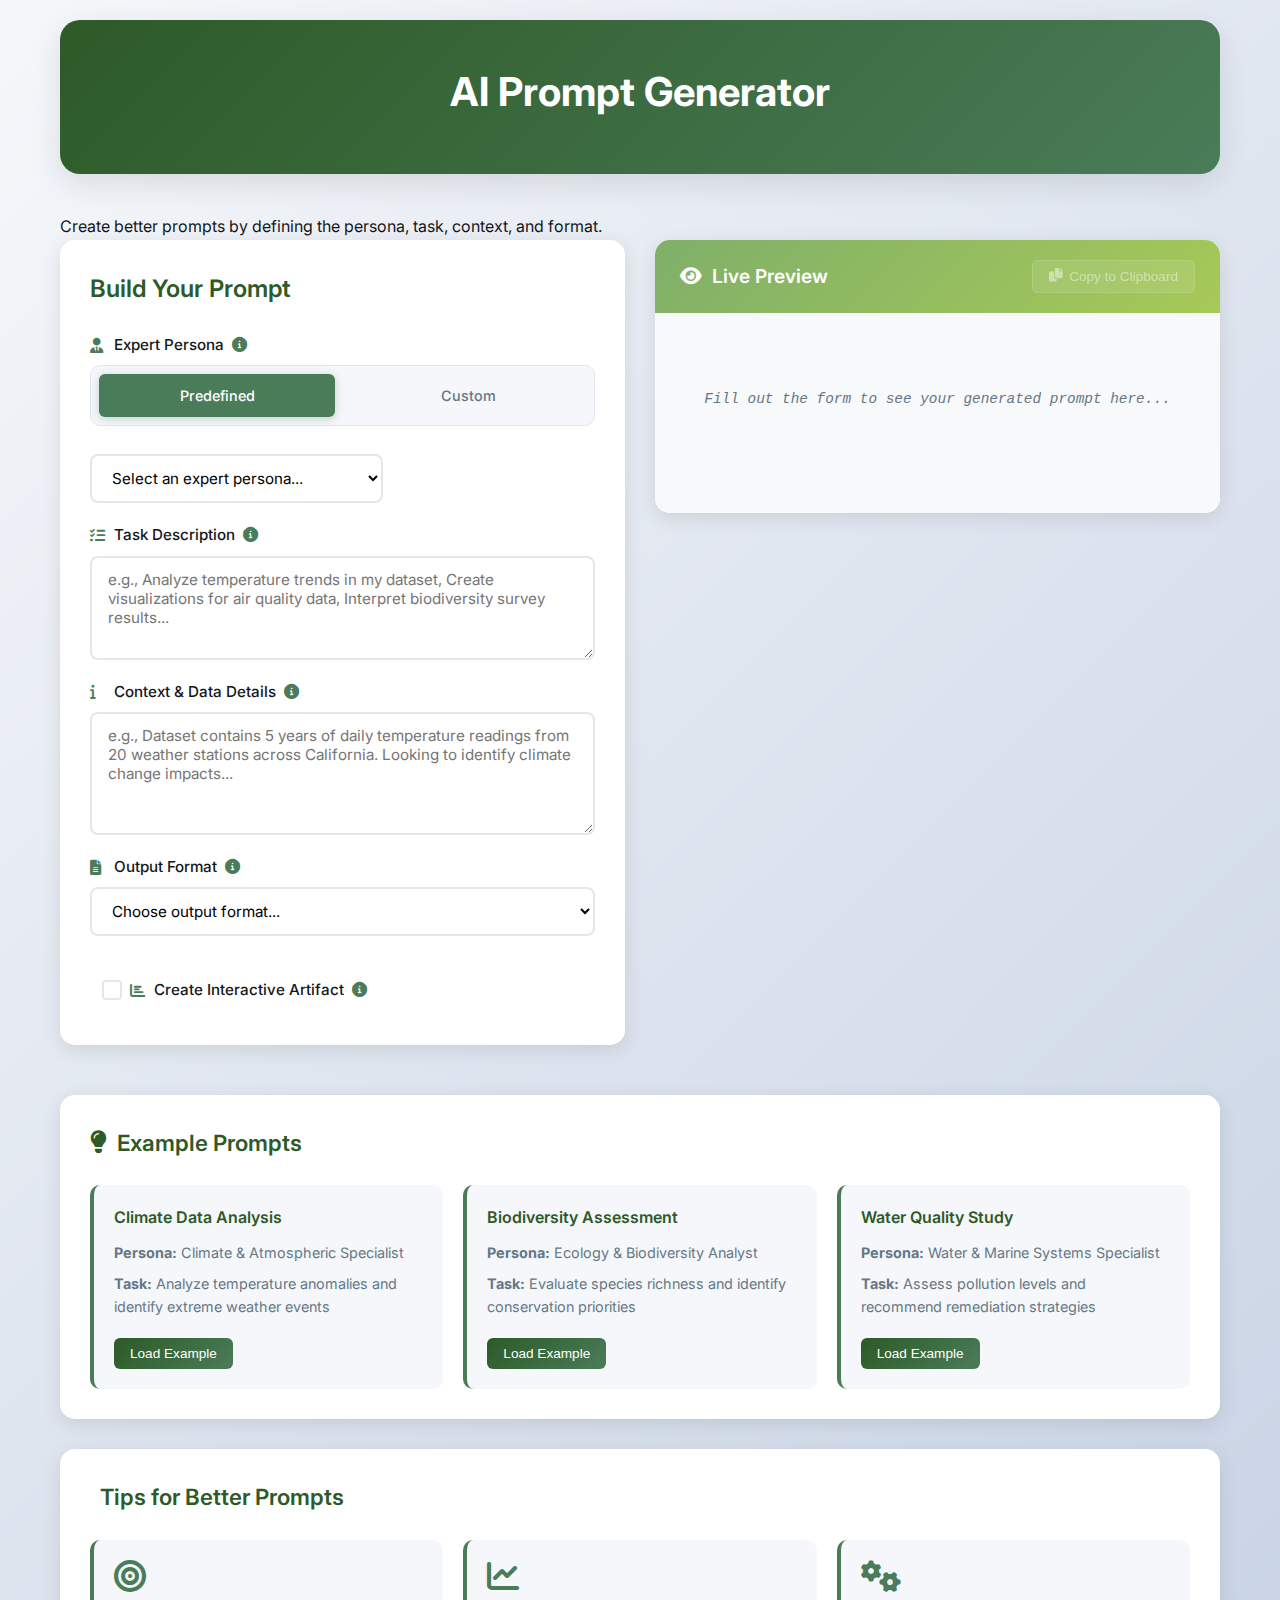
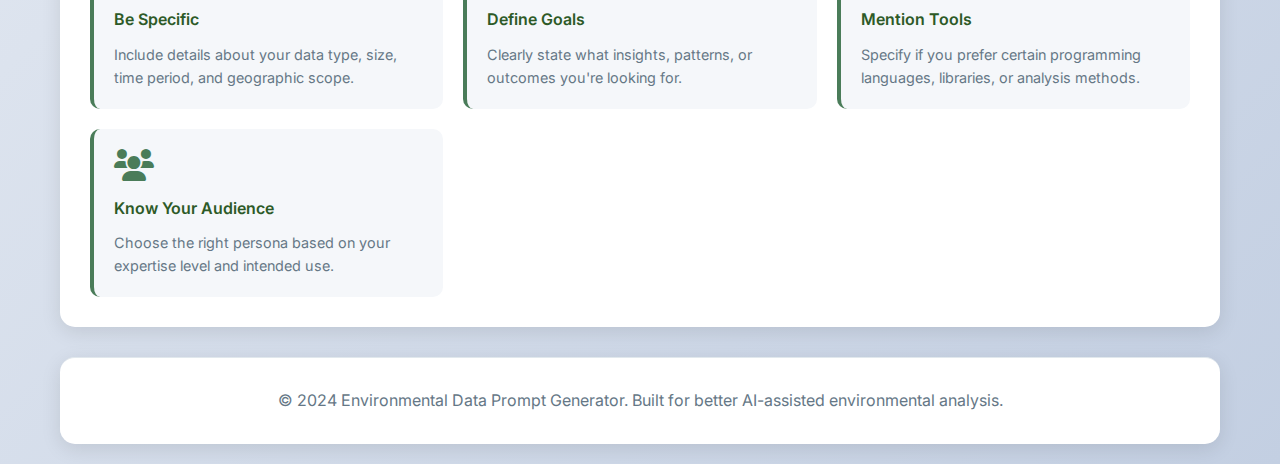
<file: index.html>
<!DOCTYPE html>
<html lang="en">
<head>
    <meta charset="UTF-8">
    <meta name="viewport" content="width=device-width, initial-scale=1.0">
    <title>Environmental Data Prompt Generator</title>
    <link rel="stylesheet" href="styles.css">
    <link href="https://fonts.googleapis.com/css2?family=Inter:wght@300;400;500;600;700&display=swap" rel="stylesheet">
    <link rel="stylesheet" href="https://cdnjs.cloudflare.com/ajax/libs/font-awesome/6.0.0/css/all.min.css">
</head>
<body>
    <div class="container">
        <header class="header">
            <h1>AI Prompt Generator</h1>
        </header>

        <section class="explanation-section">
            <p class="explanation-text">
                Create better prompts by defining the persona, task, context, and format.
            </p>
        </section>

        <main class="main-content">
            <div class="form-section">
                <h2>Build Your Prompt</h2>
                
                <form id="promptForm" class="prompt-form">
                    <div class="form-group">
                        <label for="personaType">
                            <i class="fas fa-user-tie"></i> Expert Persona
                            <span class="tooltip" data-tooltip="Choose between predefined expert personas or create your own custom persona">
                                <i class="fas fa-info-circle"></i>
                            </span>
                        </label>
                        
                        <div class="persona-toggle">
                            <label class="toggle-option">
                                <input type="radio" name="personaType" value="predefined" checked>
                                <span class="toggle-label">Predefined</span>
                            </label>
                            <label class="toggle-option">
                                <input type="radio" name="personaType" value="custom">
                                <span class="toggle-label">Custom</span>
                            </label>
                        </div>

                        <div id="predefinedPersonaSection" class="persona-section active">
                            <select id="persona" name="persona" required>
                                <option value="">Select an expert persona...</option>
                                <option value="Environmental Data Scientist" data-description="Expert in statistical analysis, modeling, and interpretation of all types of environmental datasets">Environmental Data Scientist</option>
                                <option value="Climate & Atmospheric Specialist" data-description="Expert in climate data, weather patterns, air quality, and atmospheric analysis">Climate & Atmospheric Specialist</option>
                                <option value="Ecology & Biodiversity Analyst" data-description="Specialist in species data, ecosystem analysis, and biodiversity assessment">Ecology & Biodiversity Analyst</option>
                                <option value="Environmental Policy & Sustainability Advisor" data-description="Translates environmental data into policy recommendations and sustainability strategies">Policy & Sustainability Advisor</option>
                                <option value="Water & Marine Systems Specialist" data-description="Expert in hydrology, water quality, oceanography, and aquatic ecosystem data">Water & Marine Specialist</option>
                                <option value="Student/Researcher" data-description="Learning environmental science with guidance on data analysis and interpretation techniques">Student/Researcher</option>
                                <option value="General Public/Citizen" data-description="Non-expert seeking clear, accessible explanations of environmental data and its implications">General Public/Citizen</option>
                            </select>
                            <div id="personaDescription" class="persona-description"></div>
                        </div>

                        <div id="customPersonaSection" class="persona-section">
                            <div class="input-group">
                                <label for="customPersonaDescription">
                                    <i class="fas fa-user"></i> Custom Persona Description
                                    <span class="tooltip" data-tooltip="Describe the expert persona you want the AI to act as, including their expertise and background">
                                        <i class="fas fa-info-circle"></i>
                                    </span>
                                </label>
                                <textarea id="customPersonaDescription" name="customPersonaDescription" placeholder="e.g., Marine Biology Expert specializing in coastal ecosystem modeling, satellite imagery analysis, and marine biodiversity assessment. Expert in R, Python, and GIS tools with 10+ years of field research experience..." rows="5"></textarea>
                            </div>
                        </div>
                    </div>

                    <div class="form-group">
                        <label for="task">
                            <i class="fas fa-tasks"></i> Task Description
                            <span class="tooltip" data-tooltip="Describe what you want to accomplish with your environmental data">
                                <i class="fas fa-info-circle"></i>
                            </span>
                        </label>
                        <textarea id="task" name="task" placeholder="e.g., Analyze temperature trends in my dataset, Create visualizations for air quality data, Interpret biodiversity survey results..." rows="4" required></textarea>
                    </div>

                    <div class="form-group">
                        <label for="context">
                            <i class="fas fa-info"></i> Context & Data Details
                            <span class="tooltip" data-tooltip="Provide background information about your data, study area, time period, etc.">
                                <i class="fas fa-info-circle"></i>
                            </span>
                        </label>
                        <textarea id="context" name="context" placeholder="e.g., Dataset contains 5 years of daily temperature readings from 20 weather stations across California. Looking to identify climate change impacts..." rows="5"></textarea>
                    </div>

                    <div class="form-group">
                        <label for="format">
                            <i class="fas fa-file-alt"></i> Output Format
                            <span class="tooltip" data-tooltip="Specify how you want the results presented">
                                <i class="fas fa-info-circle"></i>
                            </span>
                        </label>
                        <select id="format" name="format">
                            <option value="">Choose output format...</option>
                            <option value="detailed analysis with step-by-step methodology">Detailed Analysis with Methodology</option>
                            <option value="summary report with key findings">Summary Report</option>
                            <option value="code examples with explanations">Code Examples with Explanations</option>
                            <option value="visualizations with interpretations">Visualizations with Interpretations</option>
                            <option value="policy recommendations">Policy Recommendations</option>
                            <option value="beginner-friendly explanation">Beginner-Friendly Explanation</option>
                        </select>
                    </div>

                    <div class="form-group checkbox-group">
                        <label class="checkbox-label">
                            <input type="checkbox" id="artifact" name="artifact">
                            <span class="checkmark"></span>
                            <i class="fas fa-chart-bar"></i> Create Interactive Artifact
                            <span class="tooltip" data-tooltip="Generate code/visualizations that can be displayed in Claude's Artifacts or similar interactive windows">
                                <i class="fas fa-info-circle"></i>
                            </span>
                        </label>
                    </div>
                </form>
            </div>

            <div class="preview-section">
                <div class="preview-header">
                    <h3><i class="fas fa-eye"></i> Live Preview</h3>
                    <div class="preview-actions">
                        <button id="copyBtn" class="copy-btn" disabled>
                            <i class="fas fa-copy"></i> Copy to Clipboard
                        </button>
                    </div>
                </div>
                <div id="promptPreview" class="prompt-preview">
                    <p class="placeholder-text">Fill out the form to see your generated prompt here...</p>
                </div>
            </div>
        </main>

        <section class="examples-section">
            <h3><i class="fas fa-lightbulb"></i> Example Prompts</h3>
            <div class="examples-grid">
                <div class="example-card">
                    <h4>Climate Data Analysis</h4>
                    <p><strong>Persona:</strong> Climate & Atmospheric Specialist</p>
                    <p><strong>Task:</strong> Analyze temperature anomalies and identify extreme weather events</p>
                    <button class="load-example-btn" data-example="climate">Load Example</button>
                </div>
                <div class="example-card">
                    <h4>Biodiversity Assessment</h4>
                    <p><strong>Persona:</strong> Ecology & Biodiversity Analyst</p>
                    <p><strong>Task:</strong> Evaluate species richness and identify conservation priorities</p>
                    <button class="load-example-btn" data-example="biodiversity">Load Example</button>
                </div>
                <div class="example-card">
                    <h4>Water Quality Study</h4>
                    <p><strong>Persona:</strong> Water & Marine Systems Specialist</p>
                    <p><strong>Task:</strong> Assess pollution levels and recommend remediation strategies</p>
                    <button class="load-example-btn" data-example="water">Load Example</button>
                </div>
            </div>
        </section>

        <section class="tips-section">
            <h3><i class="fas fa-tips"></i> Tips for Better Prompts</h3>
            <div class="tips-grid">
                <div class="tip-card">
                    <i class="fas fa-bullseye"></i>
                    <h4>Be Specific</h4>
                    <p>Include details about your data type, size, time period, and geographic scope.</p>
                </div>
                <div class="tip-card">
                    <i class="fas fa-chart-line"></i>
                    <h4>Define Goals</h4>
                    <p>Clearly state what insights, patterns, or outcomes you're looking for.</p>
                </div>
                <div class="tip-card">
                    <i class="fas fa-cogs"></i>
                    <h4>Mention Tools</h4>
                    <p>Specify if you prefer certain programming languages, libraries, or analysis methods.</p>
                </div>
                <div class="tip-card">
                    <i class="fas fa-users"></i>
                    <h4>Know Your Audience</h4>
                    <p>Choose the right persona based on your expertise level and intended use.</p>
                </div>
            </div>
        </section>

        <footer class="footer">
            <p>&copy; 2024 Environmental Data Prompt Generator. Built for better AI-assisted environmental analysis.</p>
        </footer>
    </div>

    <div id="toast" class="toast"></div>
    <script src="script.js"></script>
</body>
</html>
</file>
<file: styles.css>
/* Environmental Data Prompt Generator Styles */

:root {
    --primary-green: #2d5a27;
    --secondary-green: #4a7c59;
    --accent-green: #7fb069;
    --light-green: #a7c957;
    --ocean-blue: #2c5aa0;
    --sky-blue: #89cdf1;
    --earth-brown: #8b5a3c;
    --warm-white: #fefefe;
    --light-gray: #f5f7fa;
    --medium-gray: #e1e8ed;
    --dark-gray: #657786;
    --text-dark: #14171a;
    --shadow: rgba(0, 0, 0, 0.1);
    --shadow-hover: rgba(0, 0, 0, 0.15);
    --gradient-primary: linear-gradient(135deg, var(--primary-green), var(--secondary-green));
    --gradient-accent: linear-gradient(135deg, var(--accent-green), var(--light-green));
}

* {
    margin: 0;
    padding: 0;
    box-sizing: border-box;
}

body {
    font-family: 'Inter', -apple-system, BlinkMacSystemFont, 'Segoe UI', system-ui, sans-serif;
    line-height: 1.6;
    color: var(--text-dark);
    background: linear-gradient(135deg, #f5f7fa 0%, #c3cfe2 100%);
    min-height: 100vh;
}

.container {
    max-width: 1200px;
    margin: 0 auto;
    padding: 20px;
}

/* Header Styles */
.header {
    text-align: center;
    margin-bottom: 40px;
    padding: 40px 20px;
    background: var(--gradient-primary);
    border-radius: 20px;
    color: white;
    box-shadow: 0 10px 30px var(--shadow);
}

.header h1 {
    font-size: 2.5rem;
    font-weight: 700;
    margin-bottom: 10px;
    display: flex;
    align-items: center;
    justify-content: center;
    gap: 15px;
}

.header h1 i {
    font-size: 2.2rem;
    color: var(--light-green);
}

.subtitle {
    font-size: 1.1rem;
    opacity: 0.9;
    font-weight: 400;
}

/* Main Content Layout */
.main-content {
    display: grid;
    grid-template-columns: 1fr 1fr;
    gap: 30px;
    margin-bottom: 50px;
}

/* Form Section Styles */
.form-section {
    background: white;
    padding: 30px;
    border-radius: 15px;
    box-shadow: 0 5px 20px var(--shadow);
    height: fit-content;
}

.form-section h2 {
    color: var(--primary-green);
    margin-bottom: 25px;
    font-size: 1.5rem;
    font-weight: 600;
}

.prompt-form {
    display: flex;
    flex-direction: column;
    gap: 20px;
}

.form-group {
    display: flex;
    flex-direction: column;
    gap: 8px;
}

.form-group label {
    font-weight: 500;
    color: var(--text-dark);
    display: flex;
    align-items: center;
    gap: 8px;
    font-size: 0.95rem;
}

.form-group label i {
    color: var(--secondary-green);
    width: 16px;
}

.tooltip {
    position: relative;
    cursor: help;
    color: var(--dark-gray);
}

.tooltip:hover::after {
    content: attr(data-tooltip);
    position: absolute;
    bottom: 125%;
    left: 50%;
    transform: translateX(-50%);
    background: var(--text-dark);
    color: white;
    padding: 8px 12px;
    border-radius: 6px;
    font-size: 0.8rem;
    white-space: nowrap;
    z-index: 1000;
    box-shadow: 0 2px 10px var(--shadow);
}

.tooltip:hover::before {
    content: '';
    position: absolute;
    bottom: 115%;
    left: 50%;
    transform: translateX(-50%);
    border: 5px solid transparent;
    border-top-color: var(--text-dark);
    z-index: 1000;
}

input, select, textarea {
    padding: 12px 16px;
    border: 2px solid var(--medium-gray);
    border-radius: 8px;
    font-size: 0.95rem;
    font-family: inherit;
    transition: all 0.3s ease;
    background: white;
}

input:focus, select:focus, textarea:focus {
    outline: none;
    border-color: var(--secondary-green);
    box-shadow: 0 0 0 3px rgba(74, 124, 89, 0.1);
}

textarea {
    resize: vertical;
    min-height: 80px;
}

select {
    cursor: pointer;
}

/* Persona Toggle Styles */
.persona-toggle {
    display: flex;
    gap: 15px;
    margin-bottom: 20px;
    background: var(--light-gray);
    padding: 8px;
    border-radius: 10px;
    border: 1px solid var(--medium-gray);
}

.toggle-option {
    flex: 1;
    display: flex;
    align-items: center;
    justify-content: center;
    cursor: pointer;
    transition: all 0.3s ease;
}

.toggle-option input[type="radio"] {
    display: none;
}

.toggle-label {
    display: flex;
    align-items: center;
    gap: 8px;
    padding: 10px 16px;
    border-radius: 6px;
    font-weight: 500;
    font-size: 0.9rem;
    transition: all 0.3s ease;
    width: 100%;
    justify-content: center;
    color: var(--dark-gray);
}

.toggle-option input[type="radio"]:checked + .toggle-label {
    background: var(--secondary-green);
    color: white;
    box-shadow: 0 2px 8px rgba(74, 124, 89, 0.3);
}

.toggle-label i {
    font-size: 0.9rem;
}

/* Persona Section Styles */
.persona-section {
    display: none;
    animation: fadeIn 0.3s ease;
}

.persona-section.active {
    display: block;
}

.custom-persona-inputs {
    display: flex;
    flex-direction: column;
    gap: 15px;
}

.input-group {
    display: flex;
    flex-direction: column;
    gap: 8px;
}

.input-group label {
    font-weight: 500;
    color: var(--text-dark);
    display: flex;
    align-items: center;
    gap: 8px;
    font-size: 0.9rem;
}

.input-group label i {
    color: var(--secondary-green);
    width: 16px;
}

.persona-description {
    font-size: 0.85rem;
    color: var(--dark-gray);
    font-style: italic;
    padding: 8px 12px;
    background: var(--light-gray);
    border-radius: 6px;
    margin-top: 5px;
    display: none;
}

.persona-description.show {
    display: block;
    animation: fadeIn 0.3s ease;
}

/* Checkbox Styles */
.checkbox-group {
    margin-top: 10px;
}

.checkbox-label {
    display: flex;
    align-items: center;
    gap: 12px;
    cursor: pointer;
    padding: 12px;
    border-radius: 8px;
    transition: background-color 0.3s ease;
}

.checkbox-label:hover {
    background: var(--light-gray);
}

.checkbox-label input[type="checkbox"] {
    display: none;
}

.checkmark {
    width: 20px;
    height: 20px;
    border: 2px solid var(--medium-gray);
    border-radius: 4px;
    position: relative;
    transition: all 0.3s ease;
}

.checkbox-label input[type="checkbox"]:checked + .checkmark {
    background: var(--secondary-green);
    border-color: var(--secondary-green);
}

.checkbox-label input[type="checkbox"]:checked + .checkmark::after {
    content: '✓';
    position: absolute;
    top: 50%;
    left: 50%;
    transform: translate(-50%, -50%);
    color: white;
    font-weight: bold;
    font-size: 12px;
}

/* Preview Section Styles */
.preview-section {
    background: white;
    border-radius: 15px;
    box-shadow: 0 5px 20px var(--shadow);
    overflow: hidden;
    height: fit-content;
    position: sticky;
    top: 20px;
}

.preview-header {
    background: var(--gradient-accent);
    padding: 20px 25px;
    display: flex;
    justify-content: space-between;
    align-items: center;
    color: white;
}

.preview-header h3 {
    font-size: 1.2rem;
    font-weight: 600;
    display: flex;
    align-items: center;
    gap: 10px;
}

.preview-actions {
    display: flex;
    gap: 10px;
}

.copy-btn, .download-btn {
    background: rgba(255, 255, 255, 0.2);
    color: white;
    border: 1px solid rgba(255, 255, 255, 0.3);
    padding: 8px 16px;
    border-radius: 6px;
    cursor: pointer;
    font-size: 0.85rem;
    font-weight: 500;
    transition: all 0.3s ease;
    display: flex;
    align-items: center;
    gap: 6px;
}

.copy-btn:hover:not(:disabled), .download-btn:hover:not(:disabled) {
    background: rgba(255, 255, 255, 0.3);
    transform: translateY(-1px);
}

.copy-btn:disabled, .download-btn:disabled {
    opacity: 0.5;
    cursor: not-allowed;
}

.prompt-preview {
    padding: 25px;
    min-height: 200px;
    font-family: 'Monaco', 'Menlo', 'Ubuntu Mono', monospace;
    font-size: 0.9rem;
    line-height: 1.6;
    background: #f8f9fa;
    white-space: pre-wrap;
    word-wrap: break-word;
}

.placeholder-text {
    color: var(--dark-gray);
    font-style: italic;
    text-align: center;
    margin-top: 50px;
}

/* Examples Section */
.examples-section, .tips-section {
    background: white;
    padding: 30px;
    border-radius: 15px;
    box-shadow: 0 5px 20px var(--shadow);
    margin-bottom: 30px;
}

.examples-section h3, .tips-section h3 {
    color: var(--primary-green);
    margin-bottom: 25px;
    font-size: 1.4rem;
    font-weight: 600;
    display: flex;
    align-items: center;
    gap: 10px;
}

.examples-grid, .tips-grid {
    display: grid;
    grid-template-columns: repeat(auto-fit, minmax(300px, 1fr));
    gap: 20px;
}

.example-card, .tip-card {
    background: var(--light-gray);
    padding: 20px;
    border-radius: 10px;
    border-left: 4px solid var(--secondary-green);
    transition: transform 0.3s ease, box-shadow 0.3s ease;
}

.example-card:hover, .tip-card:hover {
    transform: translateY(-2px);
    box-shadow: 0 5px 15px var(--shadow);
}

.example-card h4, .tip-card h4 {
    color: var(--primary-green);
    margin-bottom: 10px;
    font-weight: 600;
}

.example-card p {
    color: var(--dark-gray);
    font-size: 0.9rem;
    margin-bottom: 8px;
}

.load-example-btn {
    background: var(--gradient-primary);
    color: white;
    border: none;
    padding: 8px 16px;
    border-radius: 6px;
    cursor: pointer;
    font-size: 0.85rem;
    font-weight: 500;
    margin-top: 12px;
    transition: all 0.3s ease;
}

.load-example-btn:hover {
    transform: translateY(-1px);
    box-shadow: 0 3px 10px var(--shadow);
}

.tip-card i {
    font-size: 2rem;
    color: var(--secondary-green);
    margin-bottom: 15px;
}

.tip-card p {
    color: var(--dark-gray);
    font-size: 0.9rem;
}

/* Footer */
.footer {
    text-align: center;
    padding: 30px;
    color: var(--dark-gray);
    border-top: 1px solid var(--medium-gray);
    background: white;
    border-radius: 15px;
    box-shadow: 0 5px 20px var(--shadow);
}

/* Toast Notification */
.toast {
    position: fixed;
    bottom: 20px;
    right: 20px;
    background: var(--secondary-green);
    color: white;
    padding: 15px 20px;
    border-radius: 8px;
    box-shadow: 0 5px 15px var(--shadow);
    transform: translateX(400px);
    transition: transform 0.3s ease;
    z-index: 1000;
    font-weight: 500;
}

.toast.show {
    transform: translateX(0);
}

/* Animations */
@keyframes fadeIn {
    from { opacity: 0; transform: translateY(-10px); }
    to { opacity: 1; transform: translateY(0); }
}

/* Responsive Design */
@media (max-width: 768px) {
    .container {
        padding: 15px;
    }
    
    .header h1 {
        font-size: 2rem;
        flex-direction: column;
        gap: 10px;
    }
    
    .main-content {
        grid-template-columns: 1fr;
        gap: 20px;
    }
    
    .preview-section {
        position: static;
    }
    
    .preview-header {
        flex-direction: column;
        gap: 15px;
        align-items: flex-start;
    }
    
    .preview-actions {
        width: 100%;
        justify-content: flex-end;
    }
    
    .examples-grid, .tips-grid {
        grid-template-columns: 1fr;
    }
    
    .form-section, .examples-section, .tips-section {
        padding: 20px;
    }
    
    .tooltip:hover::after {
        white-space: normal;
        max-width: 200px;
    }
}

@media (max-width: 480px) {
    .header h1 {
        font-size: 1.5rem;
    }
    
    .subtitle {
        font-size: 1rem;
    }
    
    .copy-btn, .download-btn {
        padding: 6px 12px;
        font-size: 0.8rem;
    }
    
    .preview-actions {
        flex-direction: column;
        width: 100%;
    }
    
    .copy-btn, .download-btn {
        width: 100%;
        justify-content: center;
    }
}
</file>
